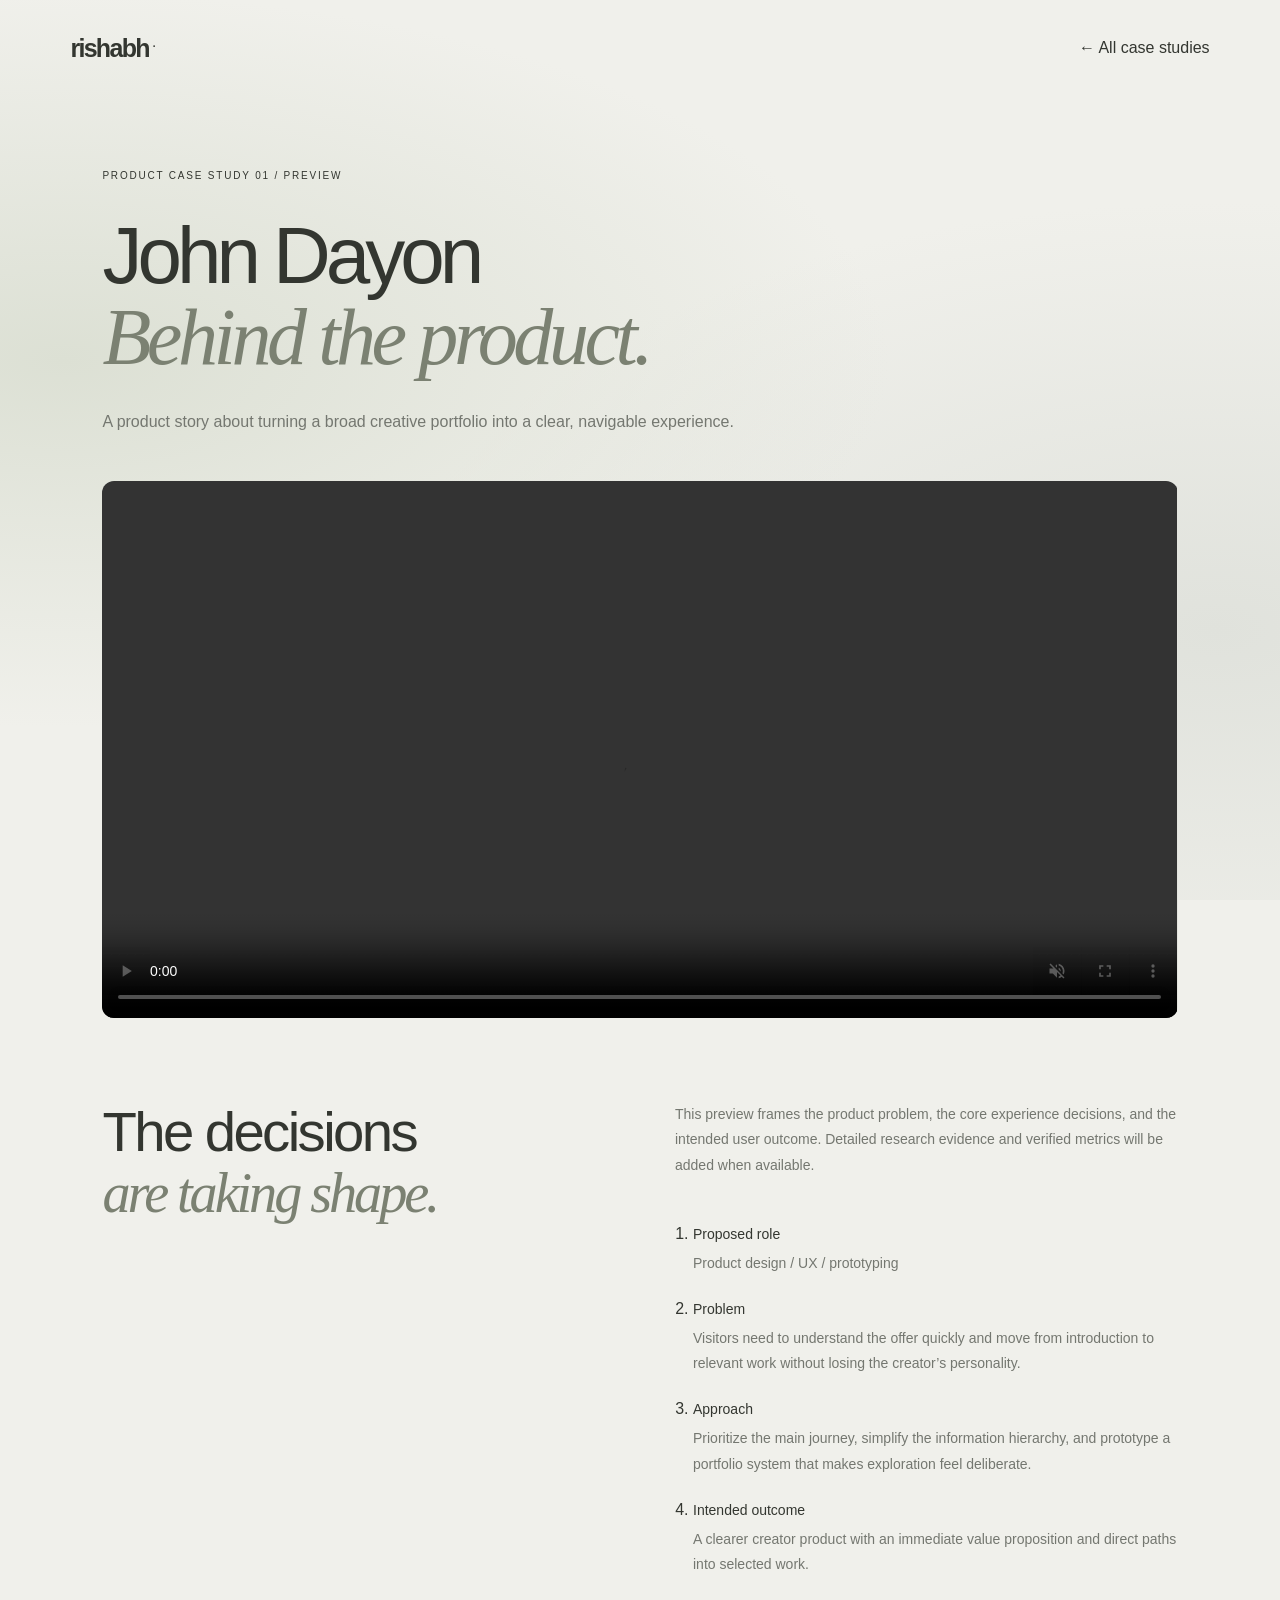
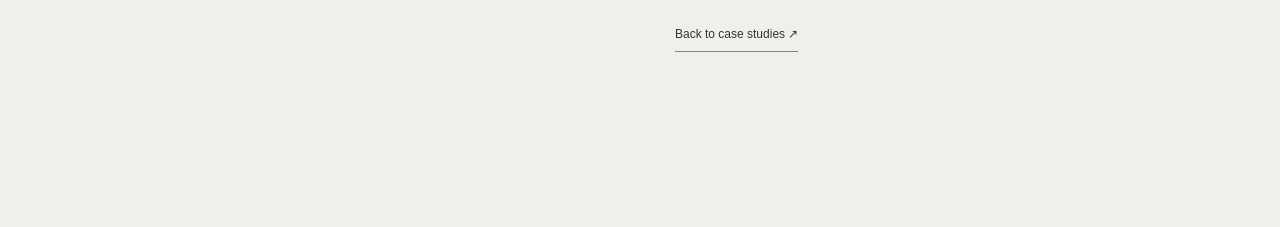
<file: case-study-john-dayon.html>
<!doctype html><html lang="en"><head><meta charset="utf-8"><meta name="viewport" content="width=device-width,initial-scale=1"><meta name="description" content="John Dayon product design case study preview by Rishabh Raj."><title>John Dayon — Product design case study | Rishabh Raj</title><link rel="icon" href="assets/favicon.svg"><link rel="stylesheet" href="detail.css"></head><body><header><a class="logo" href="index.html">rishabh<span>.</span></a><a href="index.html#work">← All case studies</a></header><main class="detail section"><span class="eyebrow">PRODUCT CASE STUDY 01 / PREVIEW</span><h1>John Dayon<br><em>Behind the product.</em></h1><p class="detail-lead">A product story about turning a broad creative portfolio into a clear, navigable experience.</p><video controls muted playsinline preload="metadata" src="assets/john-dayon.mp4" aria-label="John Dayon product experience preview"></video><div class="detail-grid"><h2>The decisions<br><em>are taking shape.</em></h2><div><p>This preview frames the product problem, the core experience decisions, and the intended user outcome. Detailed research evidence and verified metrics will be added when available.</p><ol><li><b>Proposed role</b><p>Product design / UX / prototyping</p></li><li><b>Problem</b><p>Visitors need to understand the offer quickly and move from introduction to relevant work without losing the creator’s personality.</p></li><li><b>Approach</b><p>Prioritize the main journey, simplify the information hierarchy, and prototype a portfolio system that makes exploration feel deliberate.</p></li><li><b>Intended outcome</b><p>A clearer creator product with an immediate value proposition and direct paths into selected work.</p></li></ol><a class="text-link" href="index.html#work">Back to case studies ↗</a></div></div></main></body></html>
</file>
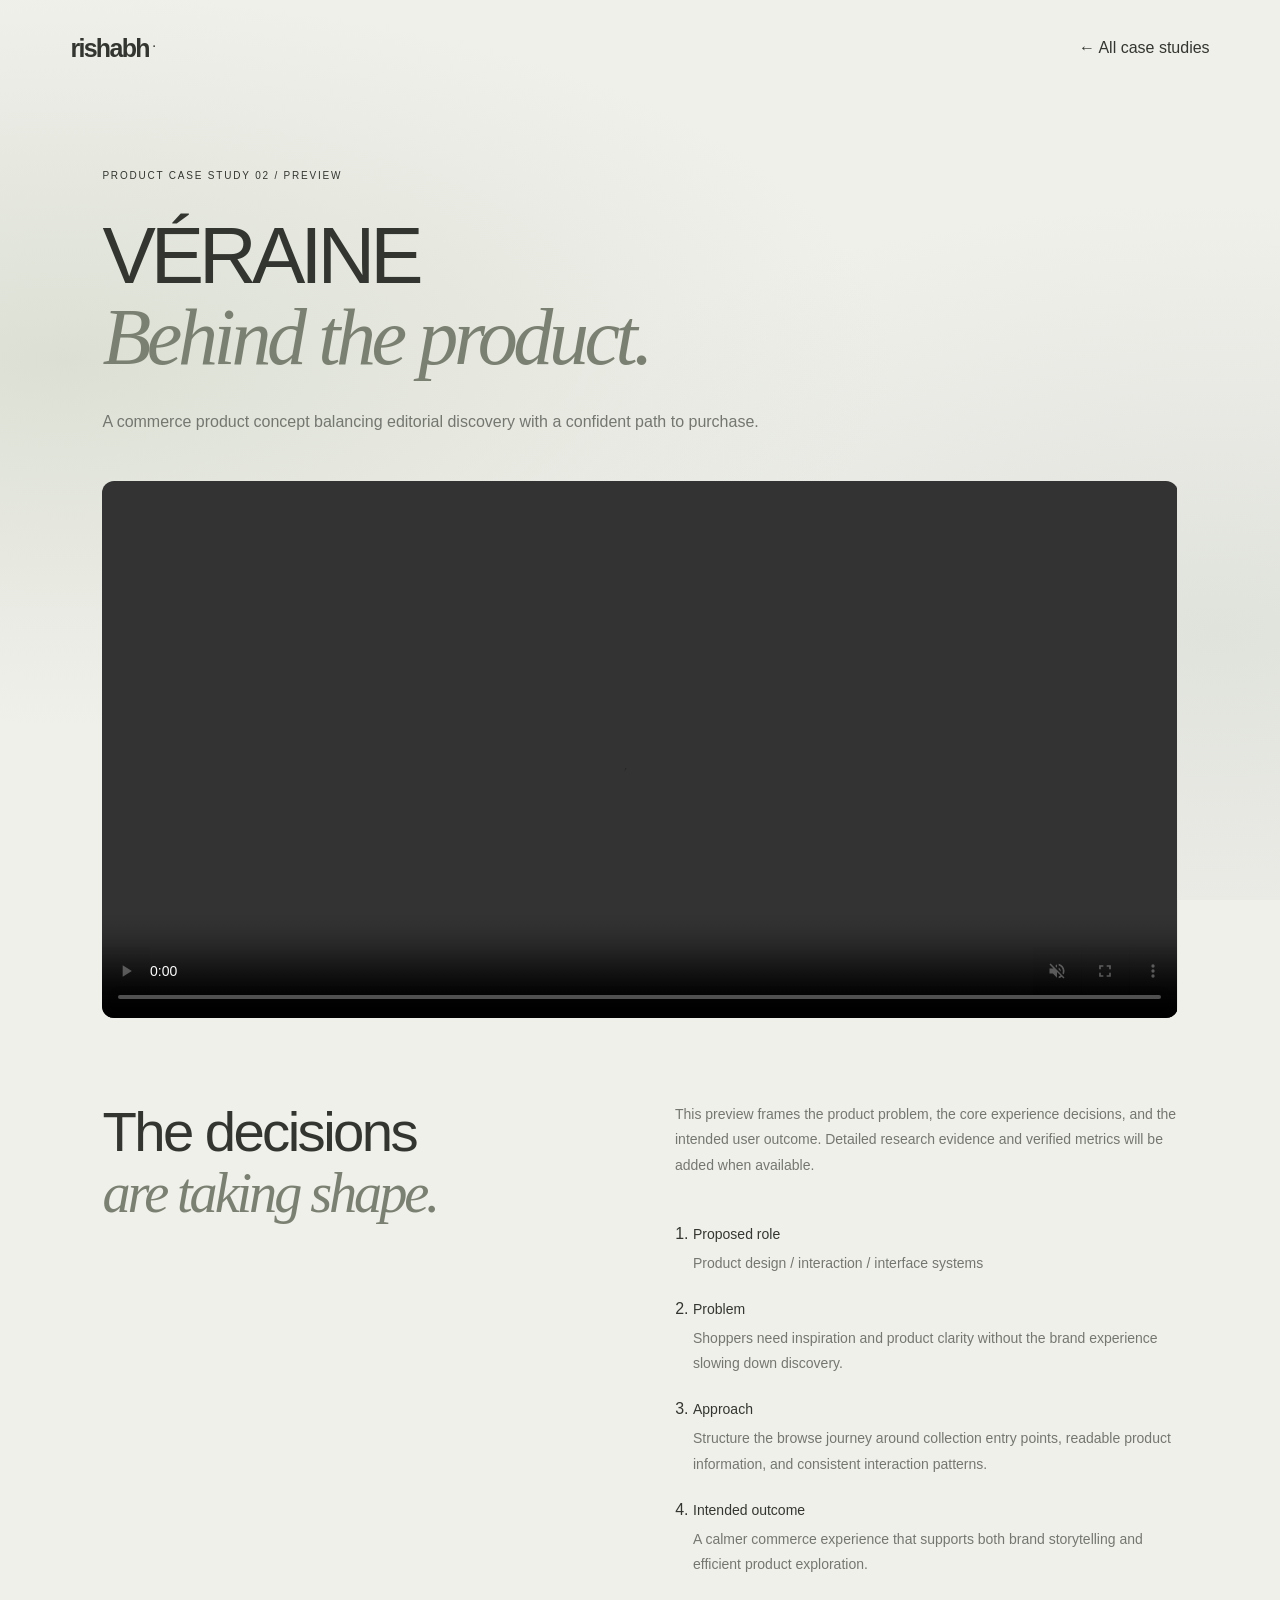
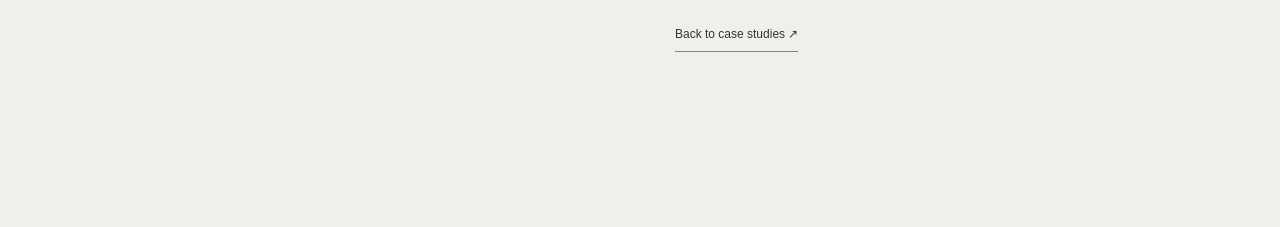
<file: case-study-veraine.html>
<!doctype html><html lang="en"><head><meta charset="utf-8"><meta name="viewport" content="width=device-width,initial-scale=1"><meta name="description" content="VÉRAINE commerce product design case study preview by Rishabh Raj."><title>VÉRAINE — Product design case study | Rishabh Raj</title><link rel="icon" href="assets/favicon.svg"><link rel="stylesheet" href="detail.css"></head><body><header><a class="logo" href="index.html">rishabh<span>.</span></a><a href="index.html#work">← All case studies</a></header><main class="detail section"><span class="eyebrow">PRODUCT CASE STUDY 02 / PREVIEW</span><h1>VÉRAINE<br><em>Behind the product.</em></h1><p class="detail-lead">A commerce product concept balancing editorial discovery with a confident path to purchase.</p><video controls muted playsinline preload="metadata" src="assets/veraine.mp4" aria-label="VÉRAINE commerce product preview"></video><div class="detail-grid"><h2>The decisions<br><em>are taking shape.</em></h2><div><p>This preview frames the product problem, the core experience decisions, and the intended user outcome. Detailed research evidence and verified metrics will be added when available.</p><ol><li><b>Proposed role</b><p>Product design / interaction / interface systems</p></li><li><b>Problem</b><p>Shoppers need inspiration and product clarity without the brand experience slowing down discovery.</p></li><li><b>Approach</b><p>Structure the browse journey around collection entry points, readable product information, and consistent interaction patterns.</p></li><li><b>Intended outcome</b><p>A calmer commerce experience that supports both brand storytelling and efficient product exploration.</p></li></ol><a class="text-link" href="index.html#work">Back to case studies ↗</a></div></div></main></body></html>
</file>
<file: detail.css>
:root{--paper:#f3f2ee;--ink:#333630;--muted:#747770;--line:#d7d9d1;--accent:#69765b}*{box-sizing:border-box}html{scroll-behavior:smooth;scroll-padding-top:100px}body{margin:0;background:var(--paper);color:var(--ink);font-family:Arial,Helvetica,sans-serif;-webkit-font-smoothing:antialiased}a{color:inherit;text-decoration:none}button{font:inherit;color:inherit;cursor:pointer}a:focus-visible,button:focus-visible{outline:2px solid var(--accent);outline-offset:6px}header{height:96px;padding:0 5.5%;display:flex;align-items:center;justify-content:space-between;position:absolute;top:0;width:100%;z-index:10}header nav{display:flex;gap:33px;font-size:12px}header nav a{padding:12px 0}.logo{font-size:25px;letter-spacing:-1.7px;font-weight:600}.logo span{font-size:10px;vertical-align:top;display:inline-block;margin:4px 0 0 4px;letter-spacing:0}.contact-link{font-size:12px}.contact-link span{margin-left:23px}.nav-dot{display:inline-block;width:5px;height:5px;border-radius:50%;background:var(--accent);vertical-align:top;margin:2px 0 0 3px}.hero{height:112vh;min-height:820px;position:relative}.hero-stage{height:100vh;min-height:720px;position:sticky;top:0;overflow:hidden;display:flex;align-items:center;justify-content:center;padding-top:55px;perspective:1800px}.ambient{position:absolute;border-radius:50%;filter:blur(65px);pointer-events:none}.ambient.a{width:450px;height:450px;background:#d9dbd0;left:-140px;top:33%;opacity:.6}.ambient.b{width:360px;height:400px;background:#d5d8cf;right:-80px;top:22%;opacity:.45}.glass{border:1px solid #ffffffd9;background:linear-gradient(120deg,#ffffff70,#ffffff22);box-shadow:0 30px 75px #3f443310,inset 0 0 2px #fff;backdrop-filter:blur(15px);-webkit-backdrop-filter:blur(15px);border-radius:14px}.hero-sheet{position:relative;width:77%;max-width:1180px;padding:53px 6% 55px;min-height:440px;transform:translateY(calc(var(--progress,0) * -32px)) scale(calc(1 - var(--progress,0) * .055));opacity:calc(1 - var(--progress,0) * .35);will-change:transform}.eyebrow{font-size:10px;font-weight:500;letter-spacing:1.8px;line-height:1.7}.dot{display:inline-block;width:6px;height:6px;border-radius:50%;background:#89937b;margin-right:9px}.ghost{position:absolute;width:74%;height:450px;pointer-events:none}.ghost-one{transform:translate(28px,-34px) rotate(3deg);opacity:.6}.ghost-two{transform:translate(-25px,29px) rotate(-3deg);opacity:.65}h1,h2,h3,p{margin:0}h1{font-size:clamp(56px,6.7vw,104px);font-weight:400;letter-spacing:-5px;line-height:1.01;margin:32px 0 35px}em{font-family:Georgia,'Times New Roman',serif;font-weight:400;color:#7b8172;letter-spacing:-.055em}.hero-bottom{display:flex;align-items:center;justify-content:space-between;gap:24px}.hero-bottom p{font-size:13px;line-height:1.8;color:var(--muted)}.round-link{display:flex;align-items:center;gap:22px;font-size:11px}.round-link b{width:40px;height:40px;display:grid;place-items:center;border:1px solid #bdc2b5;border-radius:50%;font-size:17px;font-weight:400;transition:transform .3s}.round-link:hover b{transform:translateY(4px)}.sheet-index{position:absolute;right:22px;top:23px;font-size:8px;letter-spacing:1.5px;color:#8d9088}.floating-note{position:absolute;right:5%;bottom:18%;width:145px;padding:20px;font-family:Georgia,serif;font-style:italic;font-size:19px;line-height:1.2;transform:rotate(7deg);box-shadow:0 15px 30px #3f443312}.tiny-cross{display:block;font:14px Arial;margin-bottom:19px;color:#939c87}.note-line{display:block;width:40px;height:1px;background:#bdc2b5;margin-top:19px}.hero-caption{position:absolute;bottom:32px;left:5.5%;right:5.5%;display:flex;justify-content:space-between;font-size:8px;letter-spacing:1.6px;color:var(--muted)}.down{margin-left:20px}.section{padding:95px 8%;scroll-margin-top:0}.section-top{display:flex;align-items:center;justify-content:space-between;margin-bottom:36px}.small{font-size:12px;color:var(--muted)}h2{font-weight:400;font-size:clamp(42px,4.4vw,68px);line-height:1.08;letter-spacing:-2.6px}h2 sup{font:10px Arial;vertical-align:top;letter-spacing:0;margin:10px 0 0 13px;display:inline-block;color:var(--muted)}.projects{display:grid;grid-template-columns:1fr 1fr;gap:5%;margin-top:50px}.project.second{margin-top:100px}.media-wrap{position:relative;aspect-ratio:1.3;background:#e4e5df;padding:28px;border:1px solid #fff;border-radius:10px;overflow:hidden;box-shadow:0 15px 40px #3336300b}.media-wrap video{width:100%;height:100%;object-fit:contain;position:relative;z-index:1}.media-fallback{position:absolute;inset:0;display:flex;flex-direction:column;align-items:center;justify-content:center;font-family:Georgia,serif;font-size:36px;color:#697060}.media-fallback span{font:8px Arial;letter-spacing:2px;margin-top:15px}.media-wrap.loaded .media-fallback{display:none}.media-label{position:absolute;top:12px;left:16px;font-size:7px;letter-spacing:1.5px;color:#686e61;z-index:2}.play-toggle{position:absolute;bottom:12px;right:12px;border:1px solid #ffffffd0;background:#f4f4eef0;backdrop-filter:blur(10px);padding:8px 12px;border-radius:25px;font-size:9px;z-index:2}.project-title{display:flex;justify-content:space-between;align-items:center;margin-top:24px}.project-title h3{font-size:22px;font-weight:400;letter-spacing:-.7px}.project-title p{font-size:12px;color:var(--muted);margin-top:8px}.project-title>span{font-size:25px;transition:transform .3s}.project-title:hover>span{transform:translate(3px,-3px)}.tags{display:flex;gap:15px;border-top:1px solid var(--line);margin-top:22px;padding-top:14px;font-size:8px;letter-spacing:1.2px;color:var(--muted)}.tags span:last-child{margin-left:auto}.studies{background:#e9ebe4;margin-top:60px;padding-top:70px;padding-bottom:60px;border-top:1px solid #dde0d5}.pill{border:1px solid #b8c0aa;border-radius:30px;font-size:8px;letter-spacing:1.3px;padding:9px 13px}.study-intro{display:flex;justify-content:space-between;align-items:flex-end;padding:25px 0 65px}.study-intro>p{font-size:13px;line-height:1.8;color:#717768}.study-row{display:grid;grid-template-columns:110px 1fr;gap:25px;border-top:1px solid #bcc4b3;padding:40px 0 45px;position:relative}.study-number{font-family:Georgia,serif;font-size:44px;color:#7a866c;font-style:italic}.study-number span{display:block;font:7px Arial;letter-spacing:1px;margin-top:9px}.study-main h3{font-size:32px;font-weight:400;letter-spacing:-1px;margin-top:14px}.role{font-size:11px;color:var(--muted);margin-top:12px}.study-points{display:grid;grid-template-columns:repeat(3,1fr);gap:35px;margin:35px 0 28px}.study-points span{font-size:8px;letter-spacing:1px;color:#717d65}.study-points p{font-size:12px;line-height:1.8;margin-top:12px;max-width:230px}.text-link{display:inline-flex;align-items:center;gap:32px;font-size:12px;padding-bottom:10px;border-bottom:1px solid #7e8b6e}.draft-label{position:absolute;right:0;top:44px;font-size:7px;letter-spacing:1px;color:#737c68}.study-disclaimer{font-size:10px;color:#717768;border-top:1px solid #c9cebf;padding-top:22px;line-height:1.7}.about{display:grid;grid-template-columns:1fr 2fr;padding-top:125px;padding-bottom:125px}.about h2{font-size:48px}.about p{max-width:465px;font-size:14px;line-height:1.9;color:var(--muted);margin:30px 0}.capabilities{display:flex;gap:10px;flex-wrap:wrap}.capabilities span{font-size:9px;padding:9px 13px;border:1px solid var(--line);border-radius:30px}.contact{background:#e8e9e2;text-align:center;padding-top:80px;padding-bottom:25px}.contact h2{margin:30px 0}.contact-button{border:1px solid #b8c0ab;border-radius:30px;background:transparent;padding:16px 25px;font-size:12px}.contact-button span{margin-left:30px}#contact-note{font-size:12px;margin-top:20px}footer{display:flex;justify-content:space-between;align-items:center;border-top:1px solid #cbd0c1;margin-top:85px;padding-top:25px;font-size:10px;color:var(--muted)}.motion-toggle{position:fixed;bottom:14px;left:16px;z-index:20;font-size:8px;letter-spacing:.5px;background:#f5f5efdb;border:1px solid #d4d8cc;border-radius:20px;padding:7px 10px}.skip{position:fixed;left:16px;top:-100px;z-index:100;background:white;padding:15px}.skip:focus{top:10px}.detail{padding-top:165px}.detail h1{font-size:80px}.detail-lead{color:var(--muted);margin:25px 0 50px}.detail>video{width:100%;max-height:650px;background:#e4e5df;border-radius:12px}.detail-grid{display:grid;grid-template-columns:1fr 1fr;gap:70px;margin:80px 0}.detail-grid p{font-size:14px;line-height:1.8;color:var(--muted)}.detail-grid ol{padding-left:18px;margin:35px 0}.detail-grid li{padding:12px 0}.detail-grid b{font-size:14px;font-weight:500}.detail-grid li p{margin-top:8px}html.motion-off{scroll-behavior:auto}.motion-off .hero-sheet{transform:none;opacity:1;will-change:auto}@media(min-width:1600px){.hero-sheet{padding-left:90px;padding-right:90px}}@media(max-width:800px){header{height:80px;padding:0 6%}.logo{font-size:23px}header nav{gap:20px;font-size:11px}.contact-link{display:none}.hero{height:98svh;min-height:690px}.hero-stage{height:95svh;min-height:670px;padding-top:30px}.hero-sheet{width:86%;padding:43px 7% 55px;min-height:420px}h1{font-size:68px;letter-spacing:-3.5px}.ghost{width:83%;height:430px}.hero-bottom{align-items:flex-start;flex-direction:column;gap:24px}.hero-bottom p{font-size:12px}.floating-note{width:104px;font-size:16px;right:4%;bottom:10%;padding:15px}.tiny-cross{margin-bottom:12px}.hero-caption{bottom:18px;font-size:6px}.hero-caption>span:first-child{max-width:110px;line-height:1.8}.sheet-index{font-size:6px;top:17px}.eyebrow{font-size:8px;letter-spacing:1.3px}.section{padding:65px 7%}.section-top{gap:20px}.small{font-size:10px;max-width:120px;text-align:right}.projects{gap:28px}.media-wrap{padding:15px;aspect-ratio:1}.project.second{margin-top:65px}.project-title h3{font-size:19px}.project-title p{font-size:11px;line-height:1.6}.tags{gap:8px;font-size:6px;letter-spacing:.7px}.study-intro{display:block;padding-bottom:40px}.study-intro>p{margin-top:24px}.study-row{grid-template-columns:50px 1fr;gap:15px}.study-number{font-size:34px}.study-number span{font-size:6px}.draft-label{position:static;grid-column:2}.study-main h3{font-size:28px}.study-points{gap:20px;grid-template-columns:1fr;margin:25px 0}.study-points p{max-width:100%;margin-top:6px}.about{grid-template-columns:1fr;gap:28px}.about h2{font-size:40px}.detail h1{font-size:56px}.detail{padding-top:135px}.detail-grid{grid-template-columns:1fr;gap:30px;margin-top:50px}}@media(max-width:480px){h1{font-size:53px}.hero-sheet{padding-top:48px}.hero-sheet .eyebrow{font-size:7px;letter-spacing:1px}.projects{grid-template-columns:1fr;gap:45px}.project.second{margin-top:0}.media-wrap{aspect-ratio:1.25}.pill{font-size:6px;padding:7px 9px}.study-intro h2{font-size:44px}.contact h2{font-size:45px}footer .logo{font-size:21px}footer{gap:10px;font-size:8px}}@media(prefers-reduced-motion:reduce){html{scroll-behavior:auto}.hero-sheet{transform:none;opacity:1;will-change:auto}*{transition:none!important}}

/* Glass as the navigation language: pinned sheets yield to the next layer. */
body{background:radial-gradient(ellipse at 5% 40%,#dce0d4 0,transparent 48%),radial-gradient(ellipse at 95% 70%,#e0e2dc 0,transparent 48%),#f0f0eb;background-attachment:fixed}header{position:absolute}.hero-caption{bottom:42px}.floating-note{display:none}.glass{border-radius:4px;background:linear-gradient(115deg,#ffffff96,#ffffff30 65%,#e8ebe044);box-shadow:0 45px 100px #3b43341c,inset 0 0 0 1px #ffffff80}.hero-sheet{width:84%;max-width:1400px;padding:65px 7%;min-height:490px}.hero-sheet h1{font-size:clamp(58px,7.7vw,116px);line-height:1.02}.ghost-one{transform:translate(26px,-30px) rotate(1.5deg);width:81%;height:490px}.ghost-two{transform:translate(-22px,28px) rotate(-1.5deg);width:81%;height:490px}.hero-sheet,.motion-off .hero-sheet{transform:none;opacity:1}.sheet-index{right:26px;top:27px}.hero-stage{padding-top:10px}.deck-track{position:relative}.deck-indicator{display:none}.deck-on .deck-track{height:calc(var(--sheet-height, 86vh) + 100vh);margin-bottom:-70vh;isolation:isolate}.deck-on .hero.deck-track{height:200vh;min-height:0}.deck-on .deck-panel{position:sticky;top:var(--pin-top,7.5vh);transform-origin:50% 20%;transform:translate3d(0,calc(var(--retreat,0) * -36px + var(--arrival,0) * 35px),0) scale(calc(1 - var(--retreat,0) * .16 - var(--arrival,0) * .04));filter:blur(calc(var(--retreat,0) * 8px));opacity:calc(1 - var(--retreat,0) * .84);will-change:transform,filter,opacity;backface-visibility:hidden}.deck-on .hero-stage{height:100vh;min-height:0;top:0;overflow:visible}.deck-on .section.deck-panel{width:90%;margin:0 auto;padding:40px 4.5%;border:1px solid #ffffffed;border-radius:6px;background:linear-gradient(125deg,#fffffff2,#f3f4edf0);box-shadow:0 28px 90px #3b433421,inset 0 0 0 1px #fff;backdrop-filter:blur(24px);-webkit-backdrop-filter:blur(24px)}.deck-on .work{min-height:78vh}.deck-on .projects{margin-top:28px;gap:5%}.deck-on .project.second{margin-top:0}.deck-on .media-wrap{aspect-ratio:1.75;padding:18px;background:#dfe3d9;border-radius:3px}.deck-on .section-top{margin-bottom:25px}.deck-on .project-title{margin-top:18px}.deck-on .project-title h3{font-size:22px}.deck-on .studies{min-height:79vh;background:linear-gradient(125deg,#eef1e8f7,#e1e7d9ee)}.deck-on .study-intro{padding:0 0 28px}.deck-on .study-intro h2{font-size:clamp(42px,4.3vw,65px)}.deck-on .study-row{padding:24px 0 10px;grid-template-columns:90px 1fr}.deck-on .study-main h3{font-size:30px}.deck-on .study-points{margin:23px 0;gap:25px}.deck-on .study-points p{max-width:100%}.deck-on .draft-label{top:27px}.deck-on .study-continuation{display:flex;flex-direction:column;justify-content:space-between}.deck-on .study-continuation .study-main h3{font-size:clamp(38px,5vw,72px);max-width:650px}.deck-on .study-continuation .study-points{margin:40px 0}.deck-on .study-continuation .study-row{flex:1;padding-top:45px}.deck-on .about{min-height:75vh;align-content:center;grid-template-columns:1fr 2fr;gap:25px}.deck-on .contact{position:relative;margin-top:30vh;z-index:2;background:#e8ebe2;box-shadow:0 -25px 80px #3b433411}.deck-on .deck-indicator{position:fixed;z-index:30;bottom:23px;right:5%;display:flex;align-items:center;gap:13px;font-size:9px;letter-spacing:1px;color:#737c68}.deck-rule{width:55px;height:1px;background:#9ca78e}.deck-label{margin-left:18px;min-width:105px}.motion-toggle{bottom:20px;left:5%;padding:9px 13px;font-size:9px;background:#f4f5eff2}.motion-off .study-continuation{margin-top:0;padding-top:20px}.motion-off .hero{height:100vh}.motion-off .deck-panel{pointer-events:auto!important}.deck-on .hero-caption{display:none}@media(max-width:800px){.hero-sheet{min-height:0;padding:48px 7%}.hero-sheet h1{font-size:clamp(50px,8.5vw,72px);letter-spacing:-3px}.ghost-one,.ghost-two{height:460px}.deck-on .section.deck-panel{width:92%;padding:30px 6%}.deck-on .projects{grid-template-columns:1fr;gap:28px}.deck-on .project-title p{font-size:11px}.deck-on .media-wrap{aspect-ratio:1.9;padding:14px}.deck-on .tags{margin-top:12px;padding-top:9px}.deck-on .study-intro>p{font-size:12px;margin-top:18px}.deck-on .study-row{grid-template-columns:37px 1fr;gap:12px}.deck-on .study-main h3{font-size:26px}.deck-on .study-points{grid-template-columns:1fr;gap:15px}.deck-on .draft-label{position:static}.deck-on .study-continuation .study-main h3{font-size:40px}.deck-on .about{grid-template-columns:1fr}.deck-label{display:none}.deck-rule{width:28px}.deck-on .deck-indicator{right:5%;bottom:27px}.hero-sheet .sheet-index{font-size:6px}.deck-on .study-intro h2{font-size:41px}.hero-stage{min-height:600px}.hero-sheet .eyebrow{font-size:7px}.hero-bottom{gap:30px}.hero-sheet h1{margin:35px 0}.hero-sheet{padding-bottom:40px}}@media(prefers-reduced-motion:reduce){html.deck-on{scroll-behavior:smooth}}

/* Clip decorative depth outside the viewport without creating a scroll container. */
body{overflow-x:clip}

.deck-on .ambient.b{right:0;max-width:55vw}.deck-on .ambient.a{left:0;max-width:55vw}
</file>
